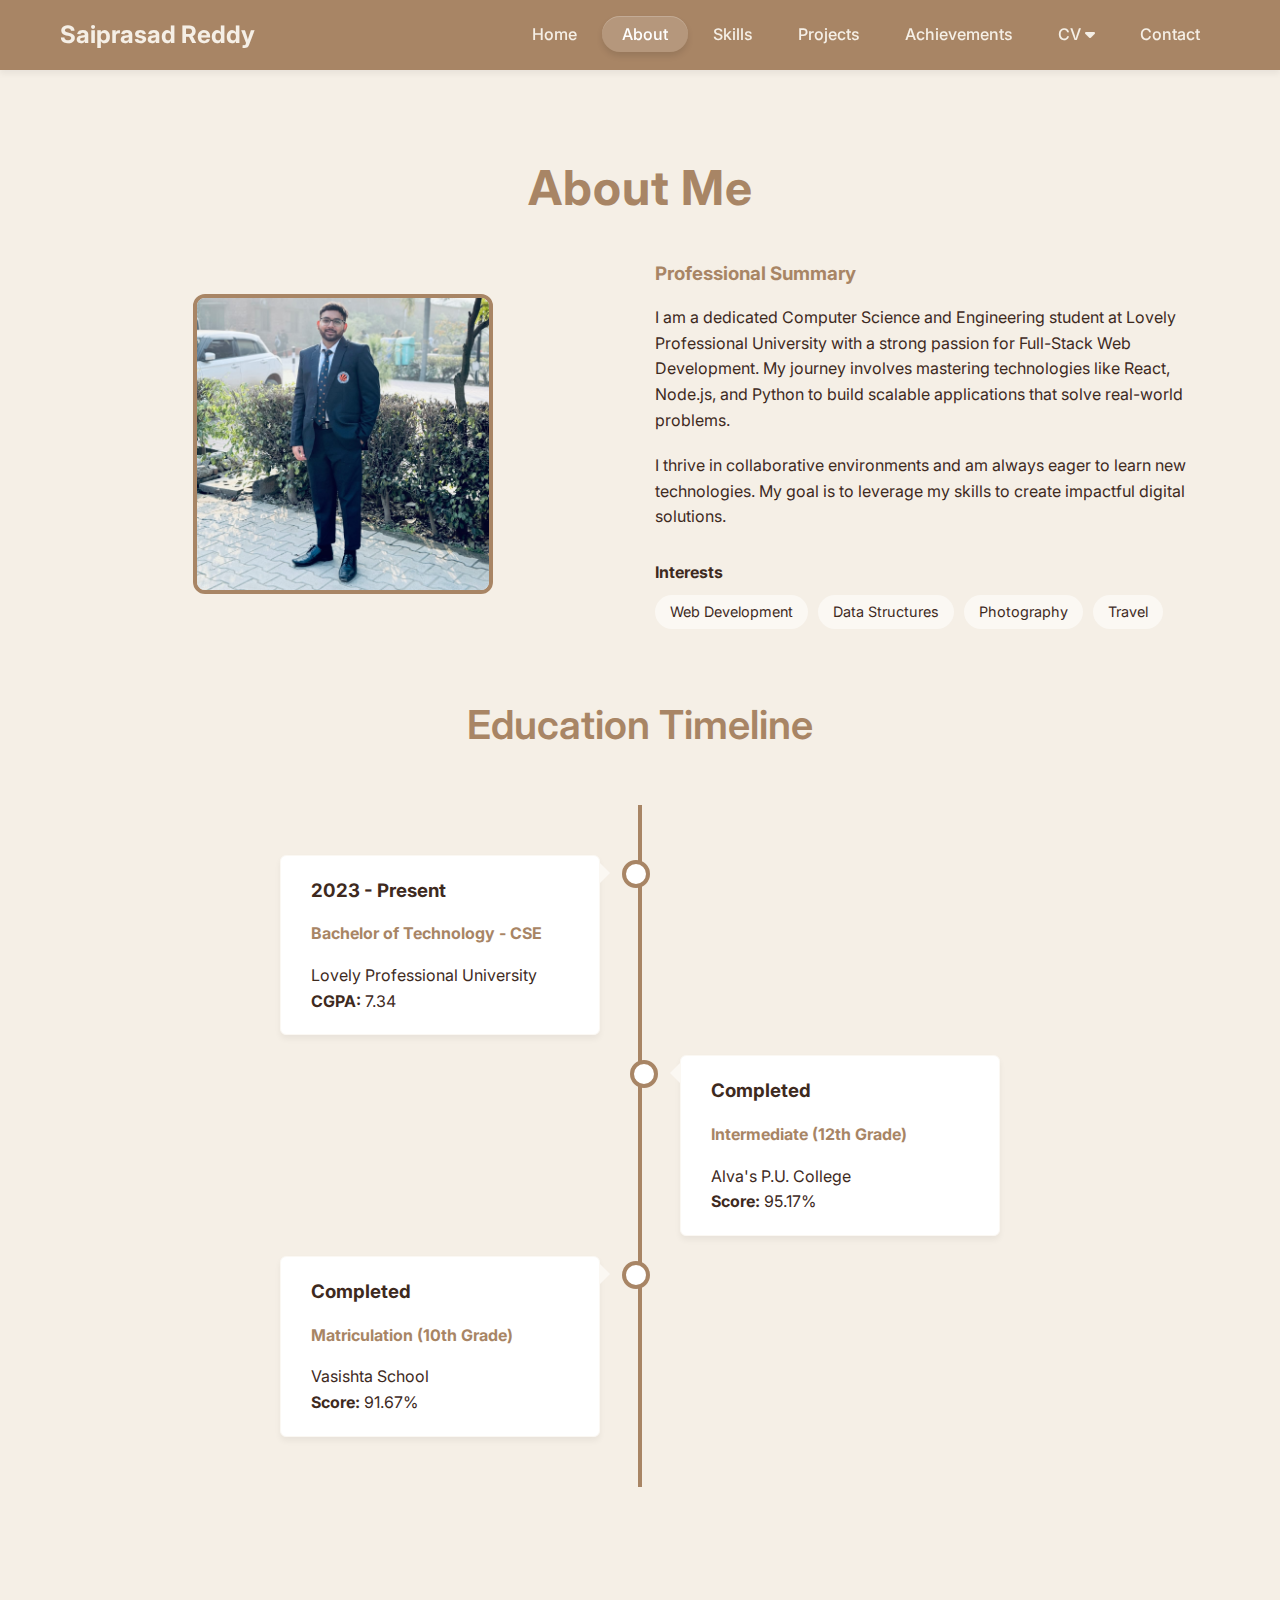
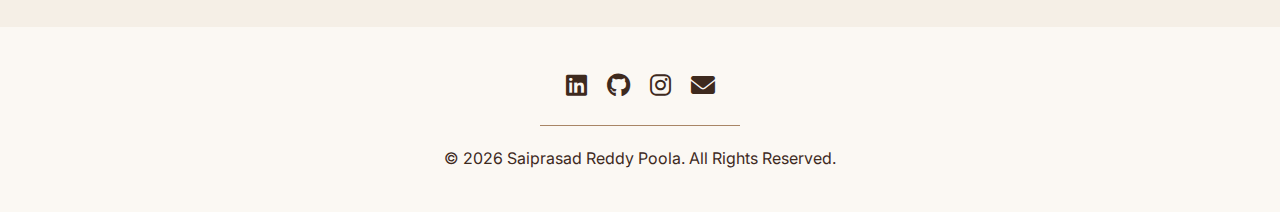
<file: about.html>
<!DOCTYPE html>
<html lang="en">

<head>
    <meta charset="UTF-8">
    <meta name="viewport" content="width=device-width, initial-scale=1.0">
    <title>About Me | Saiprasad Reddy Poola</title>
    <!-- Google Fonts -->
    <link
        href="https://fonts.googleapis.com/css2?family=Inter:wght@300;400;500;600&family=Playfair+Display:wght@400;600;700&display=swap"
        rel="stylesheet">
    <!-- Font Awesome -->
    <link rel="stylesheet" href="https://cdnjs.cloudflare.com/ajax/libs/font-awesome/6.0.0/css/all.min.css">
    <!-- CSS -->
    <link rel="stylesheet" href="css/main.css">
    <link rel="stylesheet" href="css/responsive.css">
    <link rel="stylesheet" href="css/animations.css">
    <style>
        /* Specific Styles for About Page Timeline */
        .timeline {
            position: relative;
            max-width: 800px;
            margin: 0 auto;
            padding: 40px 0;
        }

        .timeline::after {
            content: '';
            position: absolute;
            width: 4px;
            background-color: var(--color-cream);
            top: 0;
            bottom: 0;
            left: 50%;
            margin-left: -2px;
        }

        .timeline-item {
            padding: 10px 40px;
            position: relative;
            background-color: inherit;
            width: 50%;
        }

        .timeline-item::after {
            content: '';
            position: absolute;
            width: 20px;
            height: 20px;
            right: -10px;
            background-color: var(--color-white);
            border: 4px solid var(--color-cream-dark);
            top: 15px;
            border-radius: 50%;
            z-index: 1;
        }

        .left {
            left: 0;
        }

        .right {
            left: 50%;
        }

        .left::before {
            content: " ";
            height: 0;
            position: absolute;
            top: 18px;
            width: 0;
            z-index: 1;
            right: 30px;
            border: medium solid white;
            border-width: 10px 0 10px 10px;
            border-color: transparent transparent transparent var(--color-cream-light);
        }

        .right::before {
            content: " ";
            height: 0;
            position: absolute;
            top: 18px;
            width: 0;
            z-index: 1;
            left: 30px;
            border: medium solid white;
            border-width: 10px 10px 10px 0;
            border-color: transparent var(--color-cream-light) transparent transparent;
        }

        .right::after {
            left: -10px;
        }

        .timeline-content {
            padding: 20px 30px;
            background-color: var(--color-white);
            border: 1px solid var(--color-cream-light);
            position: relative;
            border-radius: 6px;
            box-shadow: var(--shadow-sm);
        }

        .timeline-content:hover {
            box-shadow: var(--shadow-md);
            border-color: var(--color-cream);
        }

        @media screen and (max-width: 767px) {
            .timeline::after {
                left: 31px;
            }

            .timeline-item {
                width: 100%;
                padding-left: 70px;
                padding-right: 25px;
            }

            .timeline-item::before {
                left: 60px;
                border: medium solid white;
                border-width: 10px 10px 10px 0;
                border-color: transparent var(--color-cream-light) transparent transparent;
            }

            .left::after,
            .right::after {
                left: 21px;
            }

            .right {
                left: 0%;
            }
        }
    </style>
</head>

<body>

    <!-- Navigation (Copied from home.html) -->
    <nav class="navbar">
        <div class="nav-container">
            <a href="home.html" class="nav-logo">Saiprasad Reddy</a>
            <ul class="nav-menu">
                <li><a href="home.html" class="nav-link">Home</a></li>
                <li><a href="about.html" class="nav-link active">About</a></li>
                <li><a href="skills.html" class="nav-link">Skills</a></li>
                <li><a href="projects.html" class="nav-link">Projects</a></li>
                <li><a href="achievements.html" class="nav-link">Achievements</a></li>
                <li class="dropdown">
                    <a href="#" class="nav-link">CV <i class="fas fa-caret-down"></i></a>
                    <div class="dropdown-content">
                        <a href="#" class="view-cv-trigger">View CV</a>
                        <a href="assets/cv/cv.pdf" download>Download CV</a>
                    </div>
                </li>
                <li><a href="contact.html" class="nav-link">Contact</a></li>
            </ul>
            <div class="hamburger">
                <span></span>
                <span></span>
                <span></span>
            </div>
        </div>
    </nav>

    <!-- About Section -->
    <section class="section">
        <div class="container">
            <h1 style="text-align: center; margin-bottom: 2rem;">About Me</h1>
            <div class="grid-2" style="align-items: center; margin-bottom: 4rem;">
                <div class="about-image reveal" style="text-align: center;">
                    <img src="images/profile1.jpeg" alt="Profile"
                        style="width: 300px; height: 300px; object-fit: cover; object-position: bottom; border-radius: 12px; border: 4px solid var(--color-cream); margin: 0 auto; background: #eee;">
                </div>
                <div class="about-text reveal">
                    <h3 class="text-cream-dark">Professional Summary</h3>
                    <p style="margin-bottom: 20px;">
                        I am a dedicated Computer Science and Engineering student at Lovely Professional University with
                        a strong passion for Full-Stack Web Development.
                        My journey involves mastering technologies like React, Node.js, and Python to build scalable
                        applications that solve real-world problems.
                    </p>
                    <p style="margin-bottom: 20px;">
                        I thrive in collaborative environments and am always eager to learn new technologies. My goal is
                        to leverage my skills to create impactful digital solutions.
                    </p>
                    <div style="margin-top: 30px;">
                        <h4 style="margin-bottom: 10px;">Interests</h4>
                        <div style="display: flex; gap: 10px; flex-wrap: wrap;">
                            <span
                                style="background: var(--color-cream-light); padding: 5px 15px; border-radius: 20px; font-size: 0.9rem;">Web
                                Development</span>
                            <span
                                style="background: var(--color-cream-light); padding: 5px 15px; border-radius: 20px; font-size: 0.9rem;">Data
                                Structures</span>
                            <span
                                style="background: var(--color-cream-light); padding: 5px 15px; border-radius: 20px; font-size: 0.9rem;">Photography</span>
                            <span
                                style="background: var(--color-cream-light); padding: 5px 15px; border-radius: 20px; font-size: 0.9rem;">Travel</span>
                        </div>
                    </div>
                </div>
            </div>

            <!-- Education Timeline -->
            <h2 class="reveal">Education Timeline</h2>
            <div class="timeline reveal">
                <div class="timeline-item left">
                    <div class="timeline-content">
                        <h3>2023 - Present</h3>
                        <h4 class="text-cream-dark">Bachelor of Technology - CSE</h4>
                        <p>Lovely Professional University</p>
                        <p><strong>CGPA:</strong> 7.34</p>
                    </div>
                </div>
                <div class="timeline-item right">
                    <div class="timeline-content">
                        <h3>Completed</h3>
                        <h4 class="text-cream-dark">Intermediate (12th Grade)</h4>
                        <p>Alva's P.U. College</p>
                        <p><strong>Score:</strong> 95.17%</p>
                    </div>
                </div>
                <div class="timeline-item left">
                    <div class="timeline-content">
                        <h3>Completed</h3>
                        <h4 class="text-cream-dark">Matriculation (10th Grade)</h4>
                        <p>Vasishta School</p>
                        <p><strong>Score:</strong> 91.67%</p>
                    </div>
                </div>
            </div>
        </div>
    </section>

    <!-- Footer -->
    <footer class="footer">
        <div class="container">
            <div class="social-links">
                <a href="https://www.linkedin.com/in/saiprasad-reddy-poola-a1817a2a2/" target="_blank"
                    class="social-icon"><i class="fab fa-linkedin"></i></a>
                <a href="https://github.com/Saiprasad2137" target="_blank" class="social-icon"><i
                        class="fab fa-github"></i></a>
                <a href="https://www.instagram.com/saiprasad.03__/" target="_blank" class="social-icon"><i
                        class="fab fa-instagram"></i></a>
                <a href="mailto:saiprasadreddy2137@gmail.com" class="social-icon"><i class="fas fa-envelope"></i></a>
            </div>
            <div class="footer-divider"></div>
            <p>&copy; 2026 Saiprasad Reddy Poola. All Rights Reserved.</p>
        </div>
    </footer>

    <!-- CV Modal -->
    <div id="cv-modal" class="modal-overlay">
        <div class="modal-content">
            <span class="close-modal">&times;</span>
            <div class="cv-container">
                <img src="images/CV PEA_page-0001.jpg" alt="CV Page 1" class="cv-image">
                <img src="images/CV PEA_page-0002.jpg" alt="CV Page 2" class="cv-image">
            </div>
        </div>
    </div>

    <script src="js/main.js"></script>
</body>

</html>
</file>
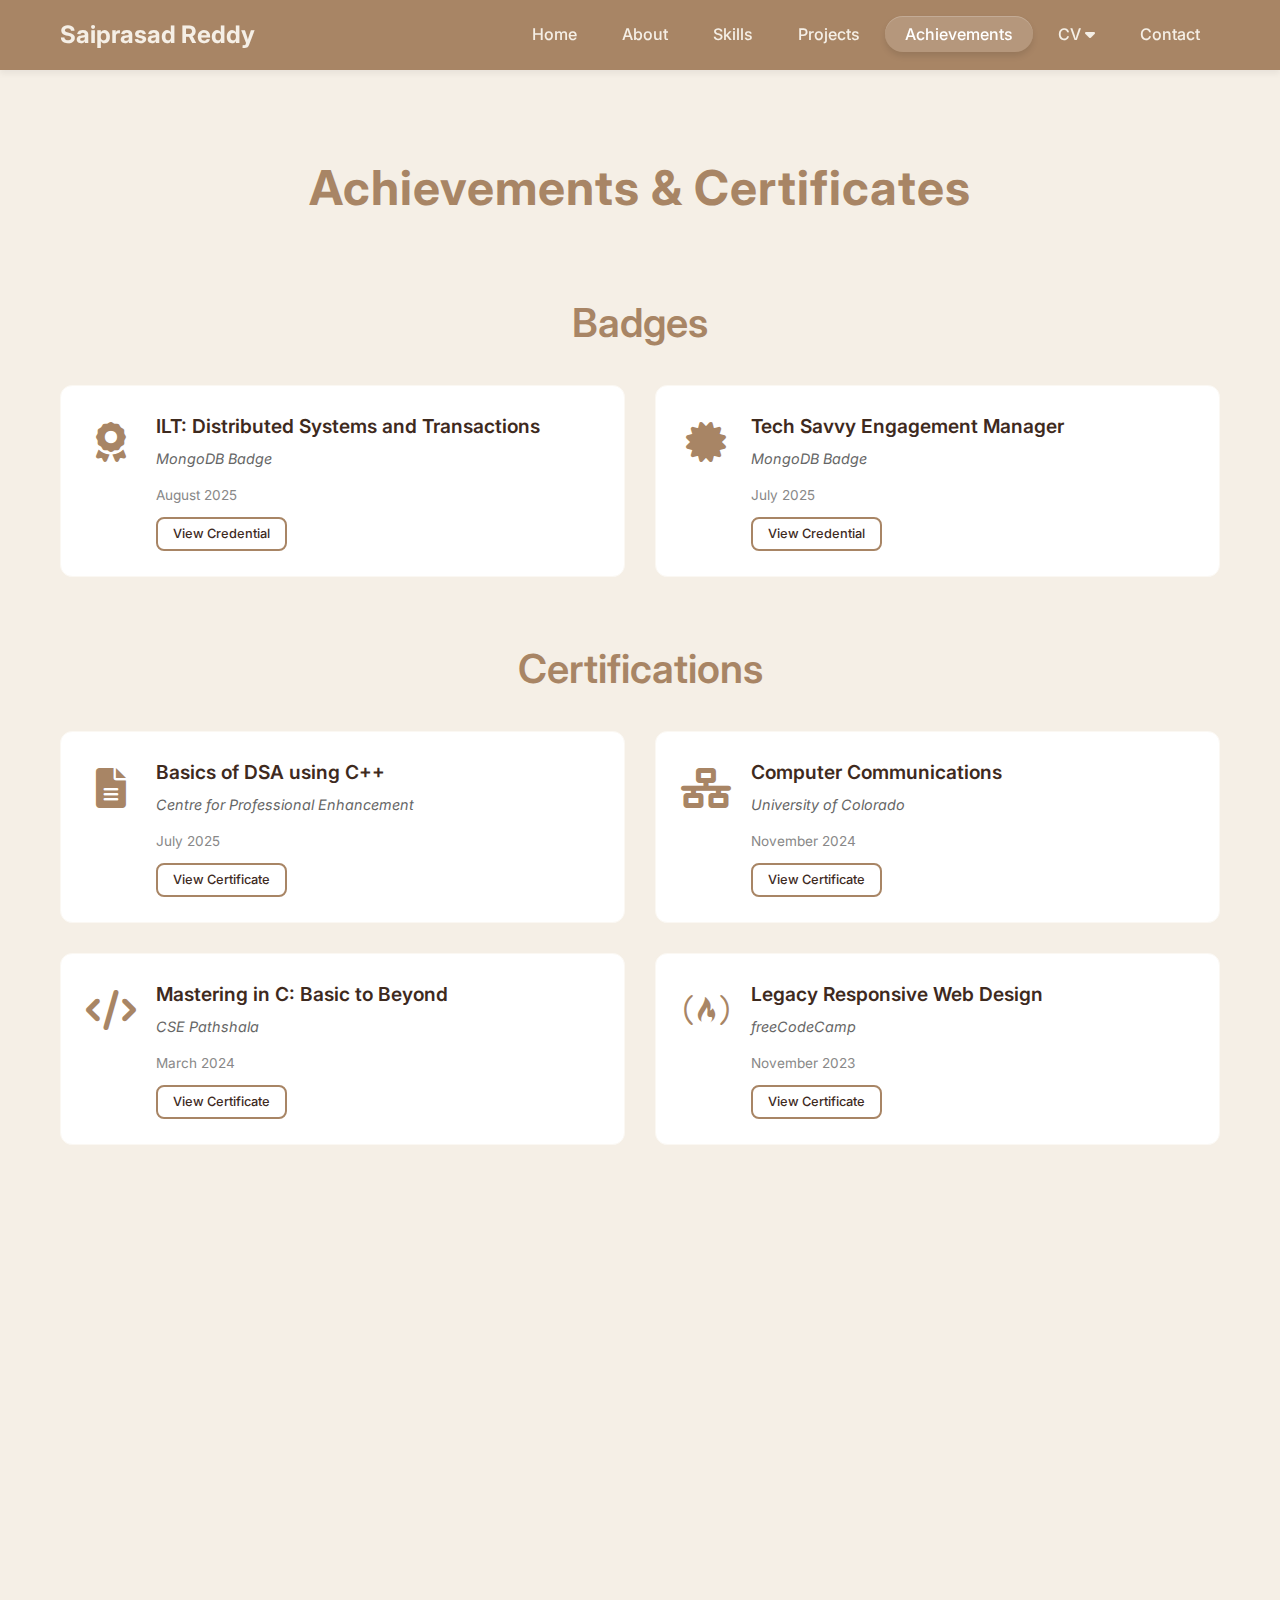
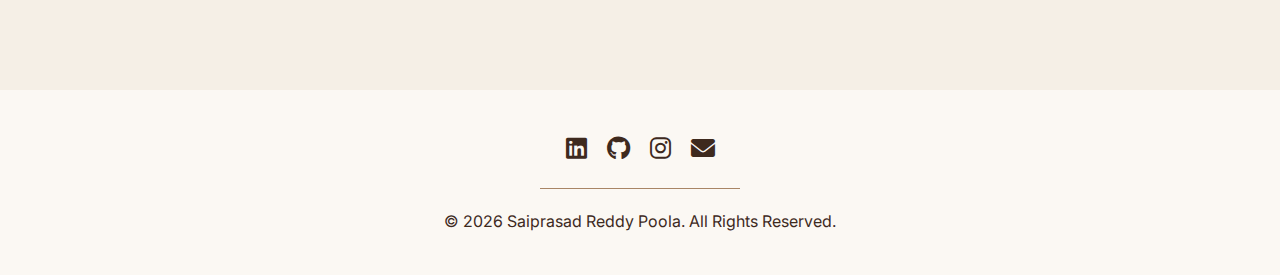
<file: achievements.html>
<!DOCTYPE html>
<html lang="en">

<head>
    <meta charset="UTF-8">
    <meta name="viewport" content="width=device-width, initial-scale=1.0">
    <title>Achievements | Saiprasad Reddy Poola</title>
    <!-- Google Fonts -->
    <link
        href="https://fonts.googleapis.com/css2?family=Inter:wght@300;400;500;600&family=Playfair+Display:wght@400;600;700&display=swap"
        rel="stylesheet">
    <!-- Font Awesome -->
    <link rel="stylesheet" href="https://cdnjs.cloudflare.com/ajax/libs/font-awesome/6.0.0/css/all.min.css">
    <!-- CSS -->
    <link rel="stylesheet" href="css/main.css">
    <link rel="stylesheet" href="css/responsive.css">
    <link rel="stylesheet" href="css/animations.css">
    <style>
        .section-title {
            text-align: center;
            margin-bottom: 2rem;
            color: var(--color-black);
            font-size: 2.2rem;
        }

        .cert-card {
            background: var(--color-white);
            border: 1px solid var(--color-cream-light);
            border-radius: 12px;
            padding: 25px;
            transition: all 0.3s ease;
            position: relative;
            overflow: hidden;
            display: flex;
            align-items: flex-start;
            gap: 20px;
        }

        .cert-card:hover {
            transform: translateY(-5px);
            box-shadow: var(--shadow-md);
            border-color: var(--color-cream);
        }

        .cert-icon {
            font-size: 2.5rem;
            color: var(--color-cream-dark);
            min-width: 50px;
            text-align: center;
        }

        .cert-content {
            flex-grow: 1;
        }

        .cert-title {
            font-size: 1.2rem;
            font-weight: 600;
            margin-bottom: 5px;
            color: var(--color-black);
        }

        .cert-issuer {
            font-size: 0.9rem;
            color: #666;
            margin-bottom: 15px;
            font-style: italic;
        }

        .cert-date {
            font-size: 0.85rem;
            color: #888;
            margin-bottom: 10px;
            display: block;
        }

        @media (max-width: 768px) {
            .cert-card {
                flex-direction: column;
                align-items: center;
                text-align: center;
            }
        }
    </style>
</head>

<body>

    <!-- Navigation -->
    <nav class="navbar">
        <div class="nav-container">
            <a href="home.html" class="nav-logo">Saiprasad Reddy</a>
            <ul class="nav-menu">
                <li><a href="home.html" class="nav-link">Home</a></li>
                <li><a href="about.html" class="nav-link">About</a></li>
                <li><a href="skills.html" class="nav-link">Skills</a></li>
                <li><a href="projects.html" class="nav-link">Projects</a></li>
                <li><a href="achievements.html" class="nav-link active">Achievements</a></li>
                <li class="dropdown">
                    <a href="#" class="nav-link">CV <i class="fas fa-caret-down"></i></a>
                    <div class="dropdown-content">
                        <a href="#" class="view-cv-trigger">View CV</a>
                        <a href="assets/cv/cv.pdf" download>Download CV</a>
                    </div>
                </li>
                <li><a href="contact.html" class="nav-link">Contact</a></li>
            </ul>
            <div class="hamburger">
                <span></span>
                <span></span>
                <span></span>
            </div>
        </div>
    </nav>

    <!-- Achievements Section -->
    <section class="section">
        <div class="container">
            <h1 style="text-align: center; margin-bottom: 4rem;">Achievements & Certificates</h1>

            <!-- Badges -->
            <div class="reveal" style="margin-bottom: 60px;">
                <h2 class="text-cream-dark" style="text-align: center; margin-bottom: 30px;">Badges</h2>
                <div class="grid-2">
                    <div class="cert-card">
                        <div class="cert-icon"><i class="fas fa-award"></i></div>
                        <div class="cert-content">
                            <h3 class="cert-title">ILT: Distributed Systems and Transactions</h3>
                            <div class="cert-issuer">MongoDB Badge</div>
                            <span class="cert-date">August 2025</span>
                            <a href="https://www.credly.com/org/mongodb/badge/ilt-distributed-systems-and-transactions-da630.1"
                                class="btn btn-outline" style="padding: 5px 15px; font-size: 0.8rem;">View
                                Credential</a>
                        </div>
                    </div>
                    <div class="cert-card">
                        <div class="cert-icon"><i class="fas fa-certificate"></i></div>
                        <div class="cert-content">
                            <h3 class="cert-title">Tech Savvy Engagement Manager</h3>
                            <div class="cert-issuer">MongoDB Badge</div>
                            <span class="cert-date">July 2025</span>
                            <a href="https://www.credly.com/org/mongodb/badge/mongodb-tech-savvy-engagement-manager#"
                                class="btn btn-outline" style="padding: 5px 15px; font-size: 0.8rem;">View
                                Credential</a>
                        </div>
                    </div>
                </div>
            </div>

            <!-- Certificates -->
            <div class="reveal">
                <h2 class="text-cream-dark" style="text-align: center; margin-bottom: 30px;">Certifications</h2>
                <div class="grid-2">
                    <div class="cert-card">
                        <div class="cert-icon"><i class="fas fa-file-alt"></i></div>
                        <div class="cert-content">
                            <h3 class="cert-title">Basics of DSA using C++</h3>
                            <div class="cert-issuer">Centre for Professional Enhancement</div>
                            <span class="cert-date">July 2025</span>
                            <a href="assets/certificates/Summer training.pdf" class="btn btn-outline" target="_blank"
                                style="padding: 5px 15px; font-size: 0.8rem;">View Certificate</a>
                        </div>
                    </div>
                    <div class="cert-card">
                        <div class="cert-icon"><i class="fas fa-network-wired"></i></div>
                        <div class="cert-content">
                            <h3 class="cert-title">Computer Communications</h3>
                            <div class="cert-issuer">University of Colorado</div>
                            <span class="cert-date">November 2024</span>
                            <a href="assets/certificates/Coursera Computer communications.pdf" class="btn btn-outline"
                                target="_blank" style="padding: 5px 15px; font-size: 0.8rem;">View Certificate</a>
                        </div>
                    </div>
                    <div class="cert-card">
                        <div class="cert-icon"><i class="fas fa-code"></i></div>
                        <div class="cert-content">
                            <h3 class="cert-title">Mastering in C: Basic to Beyond</h3>
                            <div class="cert-issuer">CSE Pathshala</div>
                            <span class="cert-date">March 2024</span>
                            <a href="assets/certificates/cse patashala.pdf" class="btn btn-outline" target="_blank"
                                style="padding: 5px 15px; font-size: 0.8rem;">View Certificate</a>
                        </div>
                    </div>
                    <div class="cert-card">
                        <div class="cert-icon"><i class="fab fa-free-code-camp"></i></div>
                        <div class="cert-content">
                            <h3 class="cert-title">Legacy Responsive Web Design</h3>
                            <div class="cert-issuer">freeCodeCamp</div>
                            <span class="cert-date">November 2023</span>
                            <a href="assets/certificates/freeCodeCamp.pdf" class="btn btn-outline" target="_blank"
                                style="padding: 5px 15px; font-size: 0.8rem;">View Certificate</a>
                        </div>
                    </div>
                </div>
            </div>

            <!-- Extra Curricular -->
            <div class="reveal" style="margin-top: 60px;">
                <h2 class="text-cream-dark" style="text-align: center; margin-bottom: 30px;">Volunteering</h2>
                <div class="card" style="max-width: 600px; margin: 0 auto; text-align: center;">
                    <h3 class="cert-title">Aikya National Foundation</h3>
                    <p>Tree Plantation Drive</p>
                    <p class="cert-date" style="margin-top: 10px;">July 2024</p>
                    <p>Contributed to environmental sustainability by participating in a massive tree plantation drive.
                    </p>
                    <div style="margin-top: 20px;">
                        <a href="assets/certificates/cdp.pdf" class="btn btn-outline" target="_blank"
                            style="padding: 5px 15px; font-size: 0.8rem;">View Certificate</a>
                    </div>
                </div>
            </div>

        </div>
    </section>

    <!-- Footer -->
    <footer class="footer">
        <div class="container">
            <div class="social-links">
                <a href="https://www.linkedin.com/in/saiprasad-reddy-poola-a1817a2a2/" target="_blank"
                    class="social-icon"><i class="fab fa-linkedin"></i></a>
                <a href="https://github.com/Saiprasad2137" target="_blank" class="social-icon"><i
                        class="fab fa-github"></i></a>
                <a href="https://www.instagram.com/saiprasad.03__/" target="_blank" class="social-icon"><i
                        class="fab fa-instagram"></i></a>
                <a href="mailto:saiprasadreddy2137@gmail.com" class="social-icon"><i class="fas fa-envelope"></i></a>
            </div>
            <div class="footer-divider"></div>
            <p>&copy; 2026 Saiprasad Reddy Poola. All Rights Reserved.</p>
        </div>
    </footer>

    <!-- CV Modal -->
    <div id="cv-modal" class="modal-overlay">
        <div class="modal-content">
            <span class="close-modal">&times;</span>
            <div class="cv-container">
                <img src="images/CV PEA_page-0001.jpg" alt="CV Page 1" class="cv-image">
                <img src="images/CV PEA_page-0002.jpg" alt="CV Page 2" class="cv-image">
            </div>
        </div>
    </div>

    <script src="js/main.js"></script>
</body>

</html>
</file>
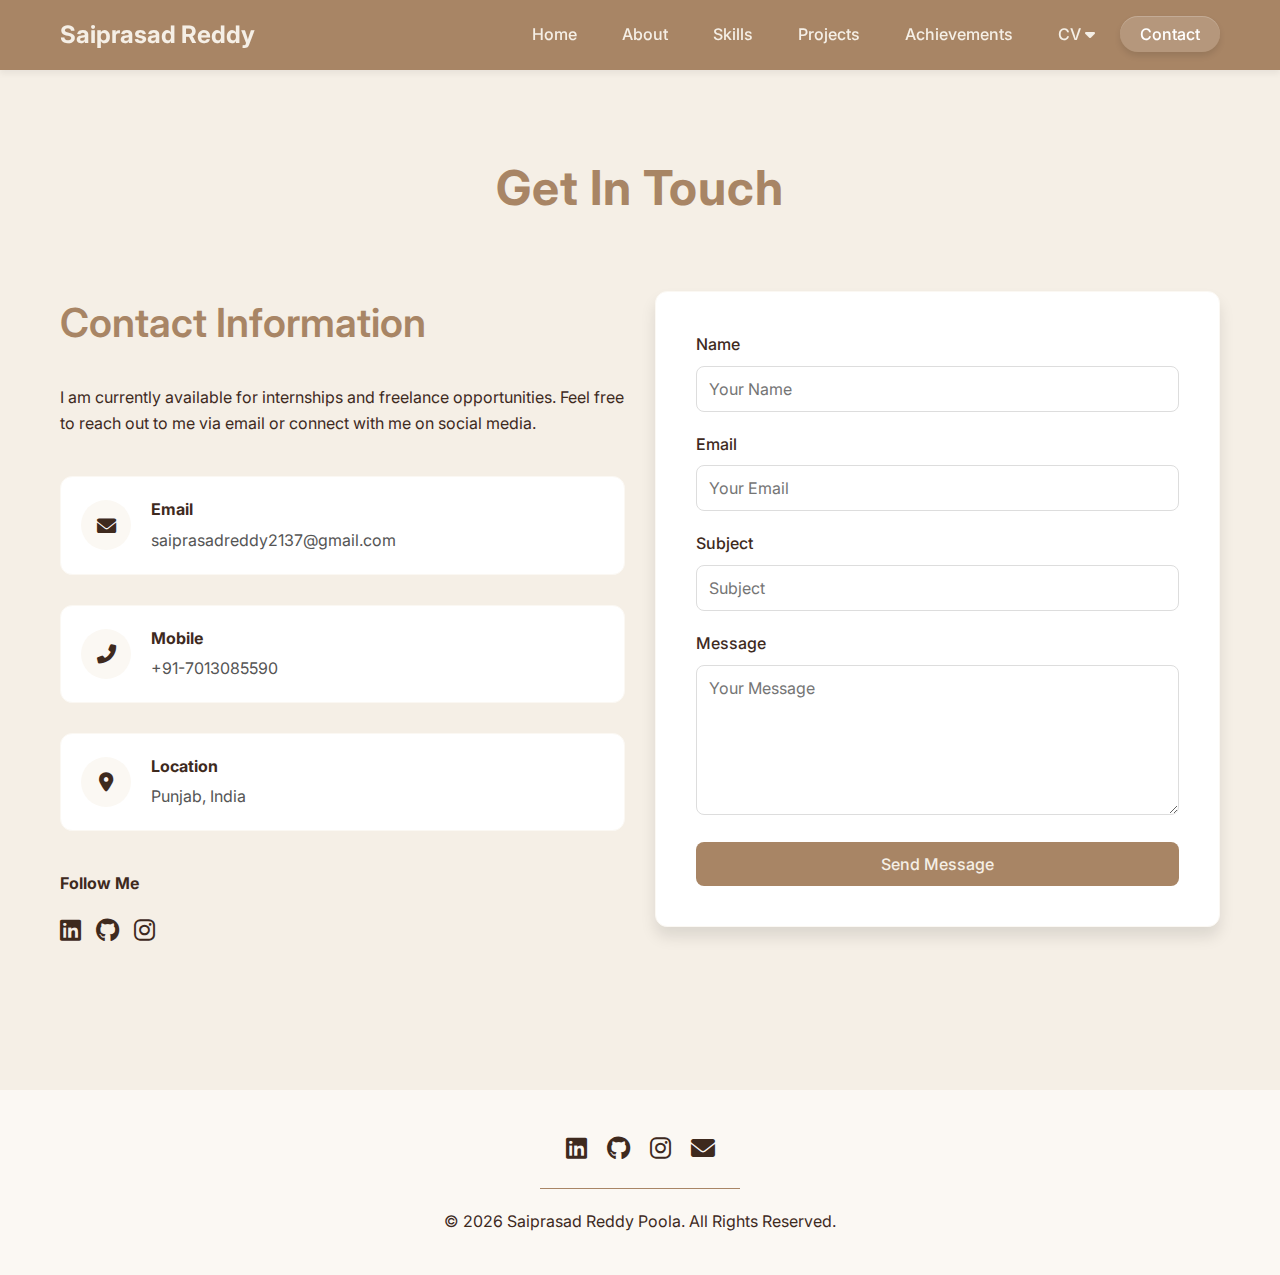
<file: contact.html>
<!DOCTYPE html>
<html lang="en">

<head>
    <meta charset="UTF-8">
    <meta name="viewport" content="width=device-width, initial-scale=1.0">
    <title>Contact Me | Saiprasad Reddy Poola</title>
    <!-- Google Fonts -->
    <link
        href="https://fonts.googleapis.com/css2?family=Inter:wght@300;400;500;600&family=Playfair+Display:wght@400;600;700&display=swap"
        rel="stylesheet">
    <!-- Font Awesome -->
    <link rel="stylesheet" href="https://cdnjs.cloudflare.com/ajax/libs/font-awesome/6.0.0/css/all.min.css">
    <!-- CSS -->
    <link rel="stylesheet" href="css/main.css">
    <link rel="stylesheet" href="css/responsive.css">
    <link rel="stylesheet" href="css/animations.css">
    <style>
        .contact-form {
            background: var(--color-white);
            padding: 40px;
            border-radius: 12px;
            border: 1px solid var(--color-cream-light);
            box-shadow: var(--shadow-md);
        }

        .form-group {
            margin-bottom: 20px;
        }

        .form-label {
            display: block;
            margin-bottom: 8px;
            font-weight: 500;
        }

        .form-control {
            width: 100%;
            padding: 12px;
            border: 1px solid #ddd;
            border-radius: 8px;
            font-family: inherit;
            font-size: 1rem;
            transition: all 0.3s;
        }

        .form-control:focus {
            outline: none;
            border-color: var(--color-cream);
            box-shadow: 0 0 0 3px var(--color-cream-light);
        }

        textarea.form-control {
            resize: vertical;
            min-height: 150px;
        }

        .contact-info-item {
            display: flex;
            align-items: center;
            margin-bottom: 30px;
            background: var(--color-white);
            padding: 20px;
            border-radius: 12px;
            border: 1px solid var(--color-cream-light);
            transition: all 0.3s;
        }

        .contact-info-item:hover {
            transform: translateX(10px);
            border-color: var(--color-cream);
            box-shadow: var(--shadow-sm);
        }

        .contact-icon {
            width: 50px;
            height: 50px;
            background-color: var(--color-cream-light);
            color: var(--color-charcoal);
            border-radius: 50%;
            display: flex;
            align-items: center;
            justify-content: center;
            font-size: 1.2rem;
            margin-right: 20px;
            flex-shrink: 0;
        }
    </style>
</head>

<body>

    <!-- Navigation -->
    <nav class="navbar">
        <div class="nav-container">
            <a href="index.html" class="nav-logo">Saiprasad Reddy</a>
            <ul class="nav-menu">
                <li><a href="index.html" class="nav-link">Home</a></li>
                <li><a href="about.html" class="nav-link">About</a></li>
                <li><a href="skills.html" class="nav-link">Skills</a></li>
                <li><a href="projects.html" class="nav-link">Projects</a></li>
                <li><a href="achievements.html" class="nav-link">Achievements</a></li>
                <li class="dropdown">
                    <a href="#" class="nav-link">CV <i class="fas fa-caret-down"></i></a>
                    <div class="dropdown-content">
                        <a href="#" class="view-cv-trigger">View CV</a>
                        <a href="assets/cv/cv.pdf" download>Download CV</a>
                    </div>
                </li>
                <li><a href="contact.html" class="nav-link active">Contact</a></li>
            </ul>
            <div class="hamburger">
                <span></span>
                <span></span>
                <span></span>
            </div>
        </div>
    </nav>

    <!-- Contact Section -->
    <section class="section">
        <div class="container">
            <h1 style="text-align: center; margin-bottom: 4rem;">Get In Touch</h1>

            <div class="grid-2 fade-in">
                <!-- Contact Info -->
                <div class="contact-info">
                    <h2 style="text-align: left; margin-bottom: 30px;" class="text-cream-dark">Contact Information</h2>
                    <p style="margin-bottom: 40px;">
                        I am currently available for internships and freelance opportunities.
                        Feel free to reach out to me via email or connect with me on social media.
                    </p>

                    <div class="contact-info-item">
                        <div class="contact-icon"><i class="fas fa-envelope"></i></div>
                        <div>
                            <h4 style="margin-bottom: 5px;">Email</h4>
                            <a href="mailto:saiprasadreddy2137@gmail.com"
                                style="color: #555;">saiprasadreddy2137@gmail.com</a>
                        </div>
                    </div>

                    <div class="contact-info-item">
                        <div class="contact-icon"><i class="fas fa-phone-alt"></i></div>
                        <div>
                            <h4 style="margin-bottom: 5px;">Mobile</h4>
                            <a href="tel:+917013085590" style="color: #555;">+91-7013085590</a>
                        </div>
                    </div>

                    <div class="contact-info-item">
                        <div class="contact-icon"><i class="fas fa-map-marker-alt"></i></div>
                        <div>
                            <h4 style="margin-bottom: 5px;">Location</h4>
                            <p style="color: #555;">Punjab, India</p>
                        </div>
                    </div>

                    <div style="margin-top: 40px;">
                        <h4 style="margin-bottom: 15px;">Follow Me</h4>
                        <div style="display: flex; gap: 15px;">
                            <a href="https://www.linkedin.com/in/saiprasad-reddy-poola-a1817a2a2/" target="_blank"
                                style="font-size: 1.5rem; color: var(--color-charcoal);"><i
                                    class="fab fa-linkedin"></i></a>
                            <a href="https://github.com/Saiprasad2137" target="_blank"
                                style="font-size: 1.5rem; color: var(--color-charcoal);"><i
                                    class="fab fa-github"></i></a>
                            <a href="https://www.instagram.com/saiprasad.03__/" target="_blank"
                                style="font-size: 1.5rem; color: var(--color-charcoal);"><i
                                    class="fab fa-instagram"></i></a>
                        </div>
                    </div>
                </div>

                <!-- Contact Form -->
                <div class="contact-form-wrapper">
                    <form id="contact-form" class="contact-form">
                        <div class="form-group">
                            <label for="name" class="form-label">Name</label>
                            <input type="text" id="name" class="form-control" placeholder="Your Name">
                        </div>
                        <div class="form-group">
                            <label for="email" class="form-label">Email</label>
                            <input type="email" id="email" class="form-control" placeholder="Your Email">
                        </div>
                        <div class="form-group">
                            <label for="subject" class="form-label">Subject</label>
                            <input type="text" id="subject" class="form-control" placeholder="Subject">
                        </div>
                        <div class="form-group">
                            <label for="message" class="form-label">Message</label>
                            <textarea id="message" class="form-control" placeholder="Your Message"></textarea>
                        </div>
                        <button type="submit" class="btn btn-primary" style="width: 100%;">Send Message</button>
                    </form>
                </div>
            </div>
        </div>
    </section>

    <!-- Footer -->
    <footer class="footer">
        <div class="container">
            <div class="social-links">
                <a href="https://www.linkedin.com/in/saiprasad-reddy-poola-a1817a2a2/" target="_blank"
                    class="social-icon"><i class="fab fa-linkedin"></i></a>
                <a href="https://github.com/Saiprasad2137" target="_blank" class="social-icon"><i
                        class="fab fa-github"></i></a>
                <a href="https://www.instagram.com/saiprasad.03__/" target="_blank" class="social-icon"><i
                        class="fab fa-instagram"></i></a>
                <a href="mailto:saiprasadreddy2137@gmail.com" class="social-icon"><i class="fas fa-envelope"></i></a>
            </div>
            <div class="footer-divider"></div>
            <p>&copy; 2026 Saiprasad Reddy Poola. All Rights Reserved.</p>
        </div>
    </footer>

    <!-- Scripts -->
    <!-- CV Modal -->
    <div id="cv-modal" class="modal-overlay">
        <div class="modal-content">
            <span class="close-modal">&times;</span>
            <div class="cv-container">
                <img src="images/CV PEA_page-0001.jpg" alt="CV Page 1" class="cv-image">
                <img src="images/CV PEA_page-0002.jpg" alt="CV Page 2" class="cv-image">
            </div>
        </div>
    </div>

    <script src="js/main.js"></script>
    <script src="js/form-validation.js"></script>
</body>

</html>
</file>
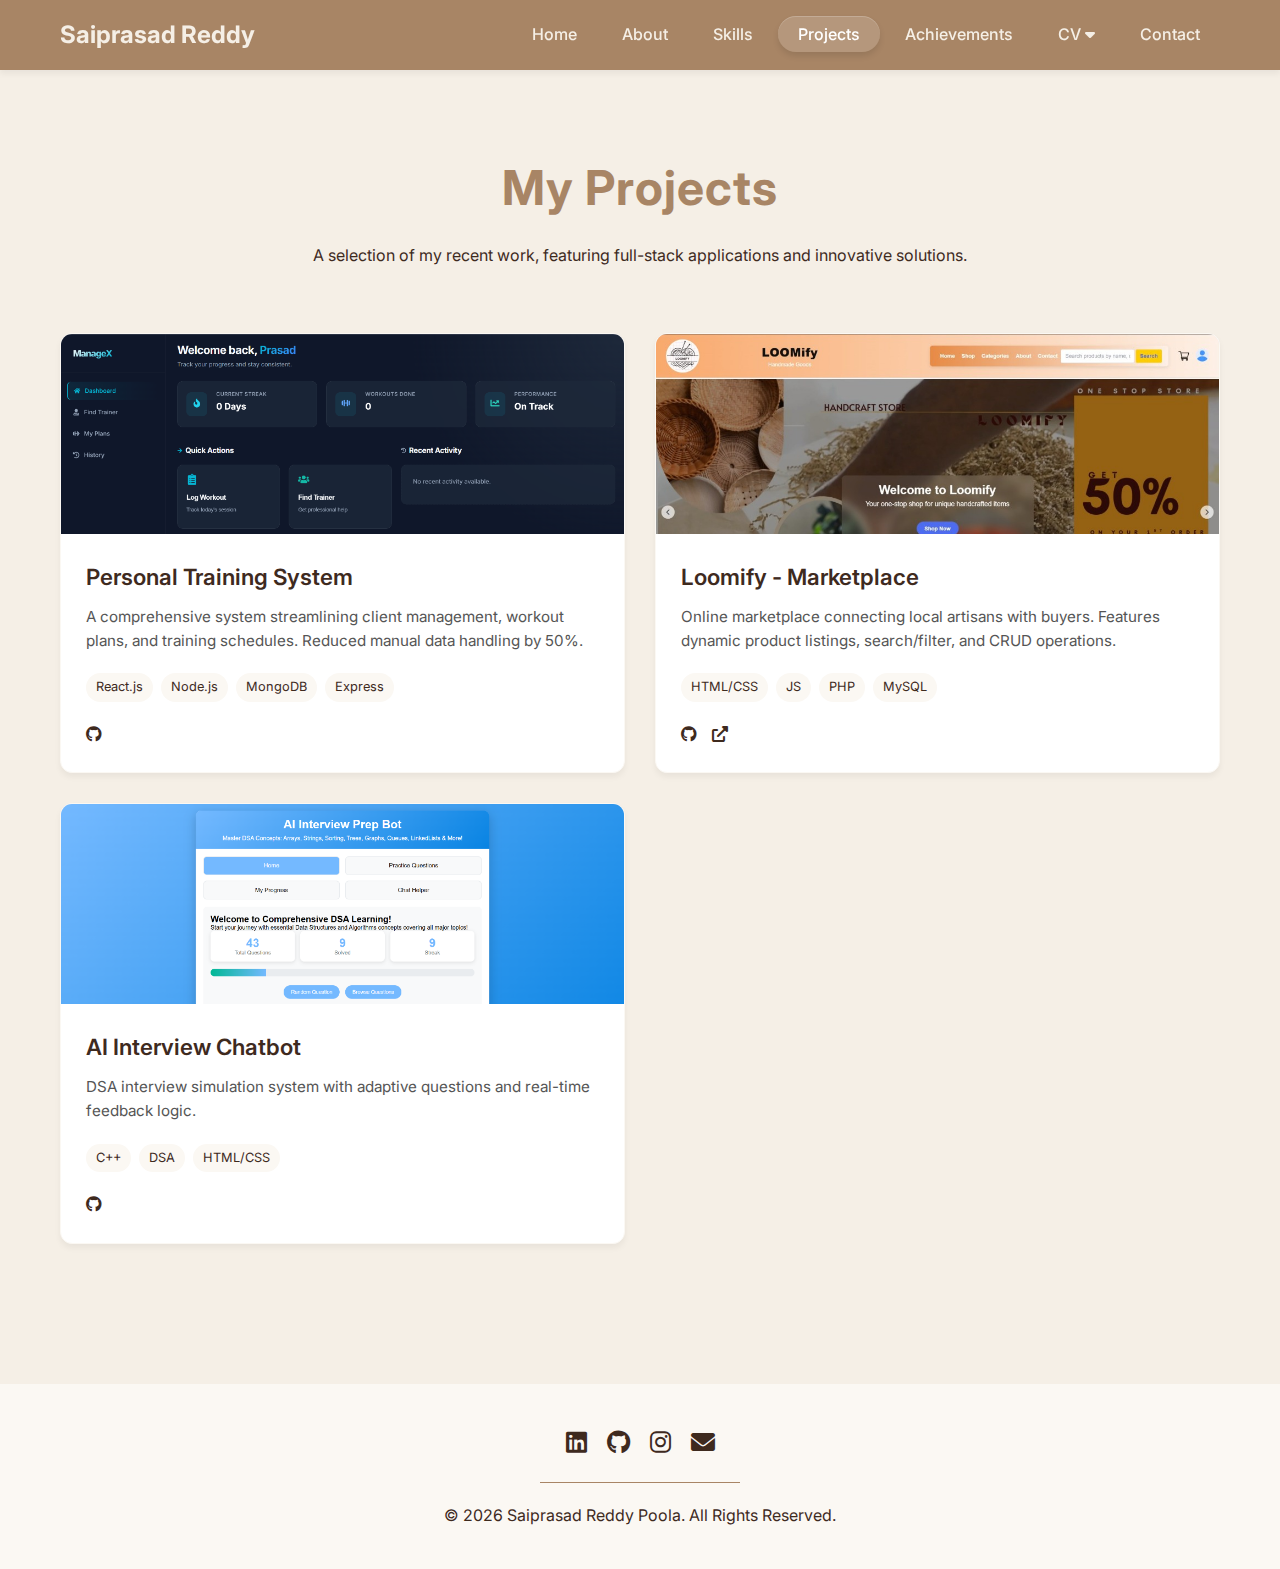
<file: projects.html>
<!DOCTYPE html>
<html lang="en">

<head>
    <meta charset="UTF-8">
    <meta name="viewport" content="width=device-width, initial-scale=1.0">
    <title>Projects | Saiprasad Reddy Poola</title>
    <!-- Google Fonts -->
    <link
        href="https://fonts.googleapis.com/css2?family=Inter:wght@300;400;500;600&family=Playfair+Display:wght@400;600;700&display=swap"
        rel="stylesheet">
    <!-- Font Awesome -->
    <link rel="stylesheet" href="https://cdnjs.cloudflare.com/ajax/libs/font-awesome/6.0.0/css/all.min.css">
    <!-- CSS -->
    <link rel="stylesheet" href="css/main.css">
    <link rel="stylesheet" href="css/responsive.css">
    <link rel="stylesheet" href="css/animations.css">
    <style>
        .project-card {
            background: var(--color-white);
            border-radius: 12px;
            overflow: hidden;
            box-shadow: var(--shadow-sm);
            border: 1px solid var(--color-cream-light);
            transition: all 0.3s ease;
            display: flex;
            flex-direction: column;
        }

        .project-card:hover {
            transform: translateY(-8px);
            box-shadow: var(--shadow-md);
            border-color: var(--color-cream);
        }

        .project-img {
            height: 200px;
            background-color: #eee;
            position: relative;
            overflow: hidden;
        }

        .project-img img {
            width: 100%;
            height: 100%;
            object-fit: cover;
            transition: transform 0.5s ease;
            object-position: top;
        }

        .project-card:hover .project-img img {
            transform: scale(1.1);
        }

        .project-content {
            padding: 25px;
            flex-grow: 1;
            display: flex;
            flex-direction: column;
        }

        .project-title {
            font-size: 1.4rem;
            margin-bottom: 10px;
            color: var(--color-black);
            font-weight: 600;
        }

        .project-desc {
            font-size: 0.95rem;
            color: #555;
            margin-bottom: 20px;
            flex-grow: 1;
        }

        .tech-stack {
            display: flex;
            flex-wrap: wrap;
            gap: 8px;
            margin-bottom: 20px;
        }

        .tech-badge {
            font-size: 0.8rem;
            padding: 4px 10px;
            background: var(--color-cream-light);
            border-radius: 15px;
            color: var(--color-charcoal);
        }

        .project-links {
            display: flex;
            gap: 15px;
        }

        .project-link {
            font-size: 1.2rem;
            color: var(--color-charcoal);
            transition: var(--transition-fast);
        }

        .project-link:hover {
            color: var(--color-cream-dark);
        }
    </style>
</head>

<body>

    <!-- Navigation -->
    <nav class="navbar">
        <div class="nav-container">
            <a href="home.html" class="nav-logo">Saiprasad Reddy</a>
            <ul class="nav-menu">
                <li><a href="home.html" class="nav-link">Home</a></li>
                <li><a href="about.html" class="nav-link">About</a></li>
                <li><a href="skills.html" class="nav-link">Skills</a></li>
                <li><a href="projects.html" class="nav-link active">Projects</a></li>
                <li><a href="achievements.html" class="nav-link">Achievements</a></li>
                <li class="dropdown">
                    <a href="#" class="nav-link">CV <i class="fas fa-caret-down"></i></a>
                    <div class="dropdown-content">
                        <a href="#" class="view-cv-trigger">View CV</a>
                        <a href="assets/cv/cv.pdf" download>Download CV</a>
                    </div>
                </li>
                <li><a href="contact.html" class="nav-link">Contact</a></li>
            </ul>
            <div class="hamburger">
                <span></span>
                <span></span>
                <span></span>
            </div>
        </div>
    </nav>

    <!-- Projects Section -->
    <section class="section">
        <div class="container">
            <h1 style="text-align: center; margin-bottom: 1rem;">My Projects</h1>
            <p
                style="text-align: center; margin-bottom: 4rem; max-width: 700px; margin-left: auto; margin-right: auto;">
                A selection of my recent work, featuring full-stack applications and innovative solutions.
            </p>

            <div class="grid-2">
                <!-- Project 1 -->
                <div class="project-card reveal">
                    <div class="project-img">
                        <img src="images/managex_dashboard.png" alt="Personal Training System Dashboard">
                    </div>
                    <div class="project-content">
                        <h3 class="project-title">Personal Training System</h3>
                        <p class="project-desc">A comprehensive system streamlining client management, workout plans,
                            and training schedules. Reduced manual data handling by 50%.</p>
                        <div class="tech-stack">
                            <span class="tech-badge">React.js</span>
                            <span class="tech-badge">Node.js</span>
                            <span class="tech-badge">MongoDB</span>
                            <span class="tech-badge">Express</span>
                        </div>
                        <div class="project-links">
                            <a href="https://github.com/Saiprasad2137/PT.git" title="View Code"><i
                                    class="fab fa-github"></i></a>

                        </div>
                    </div>
                </div>

                <!-- Project 2 -->
                <div class="project-card reveal">
                    <div class="project-img">
                        <img src="images/loomify.jpg" alt="Loomify Marketplace">
                    </div>
                    <div class="project-content">
                        <h3 class="project-title">Loomify - Marketplace</h3>
                        <p class="project-desc">Online marketplace connecting local artisans with buyers. Features
                            dynamic product listings, search/filter, and CRUD operations.</p>
                        <div class="tech-stack">
                            <span class="tech-badge">HTML/CSS</span>
                            <span class="tech-badge">JS</span>
                            <span class="tech-badge">PHP</span>
                            <span class="tech-badge">MySQL</span>
                        </div>
                        <div class="project-links">
                            <a href="https://github.com/Sashank206/Loomify.git" title="View Code"><i
                                    class="fab fa-github"></i></a>
                            <a href="https://loomify.great-site.net/" title="Live Demo"><i
                                    class="fas fa-external-link-alt"></i></a>
                        </div>
                    </div>
                </div>



                <!-- Project 4 -->
                <div class="project-card reveal">
                    <div class="project-img">
                        <img src="images/ai_chatbot.png" alt="AI Interview Chatbot Interface">
                    </div>
                    <div class="project-content">
                        <h3 class="project-title">AI Interview Chatbot</h3>
                        <p class="project-desc">DSA interview simulation system with adaptive questions and real-time
                            feedback logic.</p>
                        <div class="tech-stack">
                            <span class="tech-badge">C++</span>
                            <span class="tech-badge">DSA</span>
                            <span class="tech-badge">HTML/CSS</span>
                        </div>
                        <div class="project-links">
                            <a href="https://github.com/Saiprasad2137/AiChatBot.git" title="View Code"><i
                                    class="fab fa-github"></i></a>
                        </div>
                    </div>
                </div>
            </div>
        </div>
    </section>

    <!-- Footer -->
    <footer class="footer">
        <div class="container">
            <div class="social-links">
                <a href="https://www.linkedin.com/in/saiprasad-reddy-poola-a1817a2a2/" target="_blank"
                    class="social-icon"><i class="fab fa-linkedin"></i></a>
                <a href="https://github.com/Saiprasad2137" target="_blank" class="social-icon"><i
                        class="fab fa-github"></i></a>
                <a href="https://www.instagram.com/saiprasad.03__/" target="_blank" class="social-icon"><i
                        class="fab fa-instagram"></i></a>
                <a href="mailto:saiprasadreddy2137@gmail.com" class="social-icon"><i class="fas fa-envelope"></i></a>
            </div>
            <div class="footer-divider"></div>
            <p>&copy; 2026 Saiprasad Reddy Poola. All Rights Reserved.</p>
        </div>
    </footer>

    <!-- CV Modal -->
    <div id="cv-modal" class="modal-overlay">
        <div class="modal-content">
            <span class="close-modal">&times;</span>
            <div class="cv-container">
                <img src="images/CV PEA_page-0001.jpg" alt="CV Page 1" class="cv-image">
                <img src="images/CV PEA_page-0002.jpg" alt="CV Page 2" class="cv-image">
            </div>
        </div>
    </div>

    <script src="js/main.js"></script>
</body>

</html>
</file>
<file: css/main.css>
html {
    scroll-behavior: smooth;
}

/* Global Variables */
:root {
    /* Colors */
    --color-bg-main: #F5EFE6;
    --color-bg-alt: #FBF8F3;
    --color-primary: #A88565;
    --color-text: #3E2A1E;
    --color-accent: #A88565;
    --color-white: #FFFFFF;

    /* Legacy/Mapped Variables for compatibility */
    --color-black: #3E2A1E;
    --color-cream: #A88565;
    --color-cream-dark: #A88565;
    --color-cream-light: #FBF8F3;
    --color-charcoal: #3E2A1E;

    /* Transitions */
    --transition-fast: 0.3s ease;
    --transition-medium: 0.5s ease;

    /* Shadows */
    --shadow-sm: 0 4px 6px rgba(0, 0, 0, 0.05);
    --shadow-md: 0 10px 15px rgba(0, 0, 0, 0.1);

    /* Spacing */
    --container-width: 1200px;
    --section-padding: 80px 20px;
}

/* Reset & Base Styles */
* {
    margin: 0;
    padding: 0;
    box-sizing: border-box;
}

html {
    scroll-behavior: smooth;
}

body {
    font-family: 'Inter', sans-serif;
    color: var(--color-text);
    background-color: var(--color-bg-main);
    line-height: 1.6;
    overflow-x: hidden;
}

a {
    text-decoration: none;
    color: inherit;
    transition: var(--transition-fast);
}

ul {
    list-style: none;
}

img {
    max-width: 100%;
    display: block;
}

/* Typography */
h1,
h2,
h3,
h4,
h5,
h6 {
    font-family: 'Inter', sans-serif;
    /* Fallback if different font needed for headings */
    margin-bottom: 1rem;
}

h1 {
    font-size: 3rem;
    font-weight: 700;
    color: var(--color-primary);
    /* Changed to black for better contrast on white/cream bg, heavily accented headers will use cream via specific classes */
    letter-spacing: 1px;
}

h2 {
    font-size: 2.5rem;
    color: var(--color-primary);
    font-weight: 600;
    text-align: center;
    margin-bottom: 3rem;
}

.text-cream {
    color: var(--color-cream);
}

.text-cream-dark {
    color: var(--color-cream-dark);
}

/* Utility Classes */
.container {
    max-width: var(--container-width);
    margin: 0 auto;
    padding: 0 20px;
    width: 100%;
}

.section {
    padding: var(--section-padding);
}

.btn {
    display: inline-block;
    padding: 12px 24px;
    border-radius: 8px;
    font-weight: 500;
    cursor: pointer;
    border: none;
    transition: var(--transition-fast);
    font-family: inherit;
    /* Ensure it inherits Inter/Playfair from body */
    font-size: 1rem;
    /* Ensure consistency with default link text size */
}

.btn-primary {
    background-color: var(--color-accent);
    color: var(--color-bg-main);
}

.btn-primary:hover {
    background-color: var(--color-cream-dark);
    transform: scale(1.05);
}

.btn-outline {
    border: 2px solid var(--color-cream);
    background: transparent;
    color: var(--color-black);
}

.btn-outline:hover {
    background-color: var(--color-cream);
    transform: scale(1.05);
}

/* Grid Layouts */
.grid-2 {
    display: grid;
    grid-template-columns: repeat(2, 1fr);
    gap: 30px;
}

.grid-3 {
    display: grid;
    grid-template-columns: repeat(3, 1fr);
    gap: 30px;
}

/* Card Styles */
.card {
    background: var(--color-white);
    border: 1px solid var(--color-cream-light);
    border-radius: 12px;
    padding: 20px;
    transition: var(--transition-fast);
}

.card:hover {
    transform: translateY(-5px);
    box-shadow: var(--shadow-md);
    border-color: var(--color-cream);
}

/* Navigation Styles */
.navbar {
    position: sticky;
    top: 0;
    background: var(--color-primary);
    box-shadow: var(--shadow-sm);
    z-index: 1000;
    padding: 1rem 0;
}

.nav-container {
    display: flex;
    justify-content: space-between;
    align-items: center;
    max-width: var(--container-width);
    margin: 0 auto;
    padding: 0 20px;
}

.nav-logo {
    font-size: 1.5rem;
    font-weight: 700;
    color: var(--color-bg-main);
}

.nav-menu {
    display: flex;
    gap: 5px;
}

.nav-link {
    font-weight: 500;
    position: relative;
    padding: 8px 20px;
    color: var(--color-bg-main);
    border-radius: 25px;
    transition: all 0.3s ease;
}

/* Remove old underline */
.nav-link::after {
    display: none;
}

/* Glossy Active/Hover State */
.nav-link:hover,
.nav-link.active {
    background: rgba(255, 255, 255, 0.15);
    backdrop-filter: blur(5px);
    box-shadow: 0 4px 6px rgba(0, 0, 0, 0.1), inset 0 1px 0 rgba(255, 255, 255, 0.2);
    color: var(--color-white);
    transform: translateY(-2px);
}

.hamburger {
    display: none;
    cursor: pointer;
}

.hamburger span {
    display: block;
    width: 25px;
    height: 3px;
    margin: 5px auto;
    background-color: var(--color-bg-main);
    transition: var(--transition-fast);
}

/* Dropdown Styles */
.dropdown {
    position: relative;
    display: inline-block;
}

.dropdown-content {
    display: none;
    position: absolute;
    background-color: var(--color-bg-main);
    /* Beige color */
    min-width: 160px;
    box-shadow: 0px 8px 16px 0px rgba(0, 0, 0, 0.1);
    z-index: 1001;
    border-radius: 8px;
    padding: 8px 0;
    top: 100%;
    border: 1px solid rgba(0, 0, 0, 0.05);
    /* Subtle border for definition */
}

.dropdown:hover .dropdown-content {
    display: block;
}

.dropdown-content a {
    color: var(--color-text);
    padding: 12px 16px;
    text-decoration: none;
    display: block;
    font-size: 0.95rem;
    transition: var(--transition-fast);
}

.dropdown-content a:hover {
    background-color: var(--color-white);
    color: var(--color-primary);
}

/* Footer Styles */
.footer {
    background-color: var(--color-cream-light);
    padding: 40px 0;
    margin-top: 60px;
    text-align: center;
}

.footer-divider {
    height: 1px;
    background-color: var(--color-cream-dark);
    margin: 20px auto;
    max-width: 200px;
}

.social-links {
    display: flex;
    justify-content: center;
    gap: 20px;
    margin-bottom: 20px;
}

.social-icon {
    font-size: 1.5rem;
    color: var(--color-charcoal);
    transition: var(--transition-fast);
}

.social-icon:hover {
    color: var(--color-cream-dark);
    transform: translateY(-3px);
}

/* CV Modal Styles */
.modal-overlay {
    position: fixed;
    top: 0;
    left: 0;
    width: 100%;
    height: 100%;
    background-color: rgba(0, 0, 0, 0.8);
    display: none;
    justify-content: center;
    align-items: center;
    z-index: 9999;
    /* Increased z-index */
    opacity: 0;
    transition: opacity 0.3s ease;
    pointer-events: none;
    /* unexpected clicks pass through when hidden */
}

.modal-overlay.active {
    display: flex;
    opacity: 1;
    pointer-events: auto;
}

.modal-content {
    background-color: var(--color-white);
    padding: 20px;
    border-radius: 8px;
    width: 90%;
    max-width: 800px;
    max-height: 90vh;
    overflow-y: auto;
    position: relative;
    box-shadow: 0 4px 6px rgba(0, 0, 0, 0.1);
    transform: scale(0.9);
    transition: transform 0.3s ease;
}

.modal-overlay.active .modal-content {
    transform: scale(1);
}

.modal-content::-webkit-scrollbar {
    width: 8px;
}

.modal-content::-webkit-scrollbar-track {
    background: #f1f1f1;
}

.modal-content::-webkit-scrollbar-thumb {
    background: #888;
    border-radius: 4px;
}

.modal-content::-webkit-scrollbar-thumb:hover {
    background: #555;
}

.cv-container {
    display: flex;
    flex-direction: column;
    gap: 10px;
}

.cv-image {
    width: 100%;
    height: auto;
    display: block;
    border: 1px solid #ddd;
}

.close-modal:hover,
.close-modal:focus {
    color: black;
    text-decoration: none;
    cursor: pointer;
}

/* Back to Top Button */
#back-to-top {
    display: none;
    position: fixed;
    bottom: 30px;
    right: 30px;
    z-index: 999;
    /* Below nav but above content */
    border: none;
    outline: none;
    background-color: var(--color-primary);
    color: white;
    cursor: pointer;
    padding: 15px;
    border-radius: 50%;
    font-size: 18px;
    box-shadow: 0 4px 10px rgba(0, 0, 0, 0.2);
    transition: background-color 0.3s, transform 0.3s;
}

#back-to-top:hover {
    background-color: var(--color-text);
    transform: translateY(-5px);
}

/* --- Page Specific Styles Merged for Single Page Layout --- */

/* About Page Styles */
.timeline {
    position: relative;
    max-width: 800px;
    margin: 0 auto;
    padding: 40px 0;
}

.timeline::after {
    content: '';
    position: absolute;
    width: 4px;
    background-color: var(--color-cream);
    top: 0;
    bottom: 0;
    left: 50%;
    margin-left: -2px;
}

.timeline-item {
    padding: 10px 40px;
    position: relative;
    background-color: inherit;
    width: 50%;
}

.timeline-item::after {
    content: '';
    position: absolute;
    width: 20px;
    height: 20px;
    right: -10px;
    background-color: var(--color-white);
    border: 4px solid var(--color-cream-dark);
    top: 15px;
    border-radius: 50%;
    z-index: 1;
}

.left {
    left: 0;
}

.right {
    left: 50%;
}

.left::before {
    content: " ";
    height: 0;
    position: absolute;
    top: 18px;
    width: 0;
    z-index: 1;
    right: 30px;
    border: medium solid white;
    border-width: 10px 0 10px 10px;
    border-color: transparent transparent transparent var(--color-cream-light);
}

.right::before {
    content: " ";
    height: 0;
    position: absolute;
    top: 18px;
    width: 0;
    z-index: 1;
    left: 30px;
    border: medium solid white;
    border-width: 10px 10px 10px 0;
    border-color: transparent var(--color-cream-light) transparent transparent;
}

.right::after {
    left: -10px;
}

.timeline-content {
    padding: 20px 30px;
    background-color: var(--color-white);
    border: 1px solid var(--color-cream-light);
    position: relative;
    border-radius: 6px;
    box-shadow: var(--shadow-sm);
}

.timeline-content:hover {
    box-shadow: var(--shadow-md);
    border-color: var(--color-cream);
}

@media screen and (max-width: 767px) {
    .timeline::after {
        left: 31px;
    }

    .timeline-item {
        width: 100%;
        padding-left: 70px;
        padding-right: 25px;
    }

    .timeline-item::before {
        left: 60px;
        border: medium solid white;
        border-width: 10px 10px 10px 0;
        border-color: transparent var(--color-cream-light) transparent transparent;
    }

    .left::after,
    .right::after {
        left: 21px;
    }

    .right {
        left: 0%;
    }
}

/* Skills Page Styles */
.skill-section {
    margin-bottom: 50px;
}

.skill-card {
    text-align: center;
    padding: 30px 20px;
    background: var(--color-white);
    border: 1px solid var(--color-bg-alt);
    border-radius: 12px;
    transition: all 0.3s ease;
    height: 100%;
    display: flex;
    flex-direction: column;
    justify-content: center;
    align-items: center;
}

.skill-card:hover {
    transform: translateY(-10px);
    box-shadow: 0 10px 25px rgba(194, 106, 74, 0.15);
    border-color: var(--color-accent);
}

.skill-icon {
    font-size: 3.5rem;
    margin-bottom: 15px;
    color: var(--color-primary);
    display: inline-block;
    transition: all 0.3s ease;
}

.skill-card:hover .skill-icon {
    color: var(--color-accent);
    transform: scale(1.1);
}

.skill-name {
    font-weight: 600;
    font-size: 1.1rem;
    color: var(--color-text);
}

/* Projects Page Styles */
.project-card {
    background: var(--color-white);
    border-radius: 12px;
    overflow: hidden;
    box-shadow: var(--shadow-sm);
    border: 1px solid var(--color-cream-light);
    transition: all 0.3s ease;
    display: flex;
    flex-direction: column;
}

.project-card:hover {
    transform: translateY(-8px);
    box-shadow: var(--shadow-md);
    border-color: var(--color-cream);
}

.project-img {
    height: 200px;
    background-color: #eee;
    position: relative;
    overflow: hidden;
}

.project-img img {
    width: 100%;
    height: 100%;
    object-fit: cover;
    transition: transform 0.5s ease;
    object-position: top;
}

.project-card:hover .project-img img {
    transform: scale(1.1);
}

.project-content {
    padding: 25px;
    flex-grow: 1;
    display: flex;
    flex-direction: column;
}

.project-title {
    font-size: 1.4rem;
    margin-bottom: 10px;
    color: var(--color-black);
    font-weight: 600;
}

.project-desc {
    font-size: 0.95rem;
    color: #555;
    margin-bottom: 20px;
    flex-grow: 1;
}

.tech-stack {
    display: flex;
    flex-wrap: wrap;
    gap: 8px;
    margin-bottom: 20px;
}

.tech-badge {
    font-size: 0.8rem;
    padding: 4px 10px;
    background: var(--color-cream-light);
    border-radius: 15px;
    color: var(--color-charcoal);
}

.project-links {
    display: flex;
    gap: 15px;
}

.project-link {
    font-size: 1.2rem;
    color: var(--color-charcoal);
    transition: var(--transition-fast);
}

.project-link:hover {
    color: var(--color-cream-dark);
}

/* Achievements Page Styles */
.cert-card {
    background: var(--color-white);
    border: 1px solid var(--color-cream-light);
    border-radius: 12px;
    padding: 25px;
    transition: all 0.3s ease;
    position: relative;
    overflow: hidden;
    display: flex;
    align-items: flex-start;
    gap: 20px;
}

.cert-card:hover {
    transform: translateY(-5px);
    box-shadow: var(--shadow-md);
    border-color: var(--color-cream);
}

.cert-icon {
    font-size: 2.5rem;
    color: var(--color-cream-dark);
    min-width: 50px;
    text-align: center;
}

.cert-content {
    flex-grow: 1;
}

.cert-title {
    font-size: 1.2rem;
    font-weight: 600;
    margin-bottom: 5px;
    color: var(--color-black);
}

.cert-issuer {
    font-size: 0.9rem;
    color: #666;
    margin-bottom: 15px;
    font-style: italic;
}

.cert-date {
    font-size: 0.85rem;
    color: #888;
    margin-bottom: 10px;
    display: block;
}

@media (max-width: 768px) {
    .cert-card {
        flex-direction: column;
        align-items: center;
        text-align: center;
    }
}

/* Contact Page Styles */
.contact-form {
    background: var(--color-white);
    padding: 40px;
    border-radius: 12px;
    border: 1px solid var(--color-cream-light);
    box-shadow: var(--shadow-md);
}

.form-group {
    margin-bottom: 20px;
}

.form-label {
    display: block;
    margin-bottom: 8px;
    font-weight: 500;
}

.form-control {
    width: 100%;
    padding: 12px;
    border: 1px solid #ddd;
    border-radius: 8px;
    font-family: inherit;
    font-size: 1rem;
    transition: all 0.3s;
}

.form-control:focus {
    outline: none;
    border-color: var(--color-cream);
    box-shadow: 0 0 0 3px var(--color-cream-light);
}

textarea.form-control {
    resize: vertical;
    min-height: 150px;
}

.contact-info-item {
    display: flex;
    align-items: center;
    margin-bottom: 30px;
    background: var(--color-white);
    padding: 20px;
    border-radius: 12px;
    border: 1px solid var(--color-cream-light);
    transition: all 0.3s;
}

.contact-info-item:hover {
    transform: translateX(10px);
    border-color: var(--color-cream);
    box-shadow: var(--shadow-sm);
}

.contact-icon {
    width: 50px;
    height: 50px;
    background-color: var(--color-cream-light);
    color: var(--color-charcoal);
    border-radius: 50%;
    display: flex;
    align-items: center;
    justify-content: center;
    font-size: 1.2rem;
    margin-right: 20px;
    flex-shrink: 0;
}
</file>
<file: css/responsive.css>
/* Mobile Devices (Max 767px) */
@media screen and (max-width: 767px) {
    :root {
        --section-padding: 60px 20px;
    }

    h1 {
        font-size: 2rem;
    }

    h2 {
        font-size: 1.8rem;
    }

    .grid-2,
    .grid-3 {
        grid-template-columns: 1fr;
    }

    .nav-menu {
        position: fixed;
        top: 0;
        right: -100%;
        width: 80%;
        height: 100vh;
        background: var(--color-white);
        flex-direction: column;
        justify-content: center;
        align-items: center;
        box-shadow: -5px 0 15px rgba(0, 0, 0, 0.1);
        transition: 0.3s ease-in-out;
        z-index: 999;
        overflow-y: auto;
        /* Allow scrolling if menu is tall */
    }

    .nav-menu.active {
        right: 0;
    }

    .hamburger {
        display: block;
    }
}

/* Tablet Devices (768px - 1023px) */
@media screen and (min-width: 768px) and (max-width: 1023px) {
    .grid-3 {
        grid-template-columns: repeat(2, 1fr);
    }
}
</file>
<file: css/animations.css>
/* Fade In Animation */
@keyframes fadeIn {
    from {
        opacity: 0;
        transform: translateY(20px);
    }

    to {
        opacity: 1;
        transform: translateY(0);
    }
}

.fade-in {
    animation: fadeIn 0.8s ease forwards;
}

/* Slide Up Animation */
.reveal {
    opacity: 0;
    transform: translateY(30px);
    transition: all 0.8s ease;
}

.reveal.active {
    opacity: 1;
    transform: translateY(0);
}

/* Gradient Animation for Hero */
@keyframes gradientBG {
    0% {
        background-position: 0% 50%;
    }

    50% {
        background-position: 100% 50%;
    }

    100% {
        background-position: 0% 50%;
    }
}

.hero-animate-bg {
    background: linear-gradient(-45deg, #ffffff, #f9f3ec, #f5e6d3, #ffffff);
    background-size: 400% 400%;
    animation: gradientBG 15s ease infinite;
}

/* Typing Cursor */
.typing-text::after {
    content: "|";
    animation: blink 0.7s infinite;
}

@keyframes blink {

    0%,
    100% {
        opacity: 1;
    }

    50% {
        opacity: 0;
    }
}
</file>
